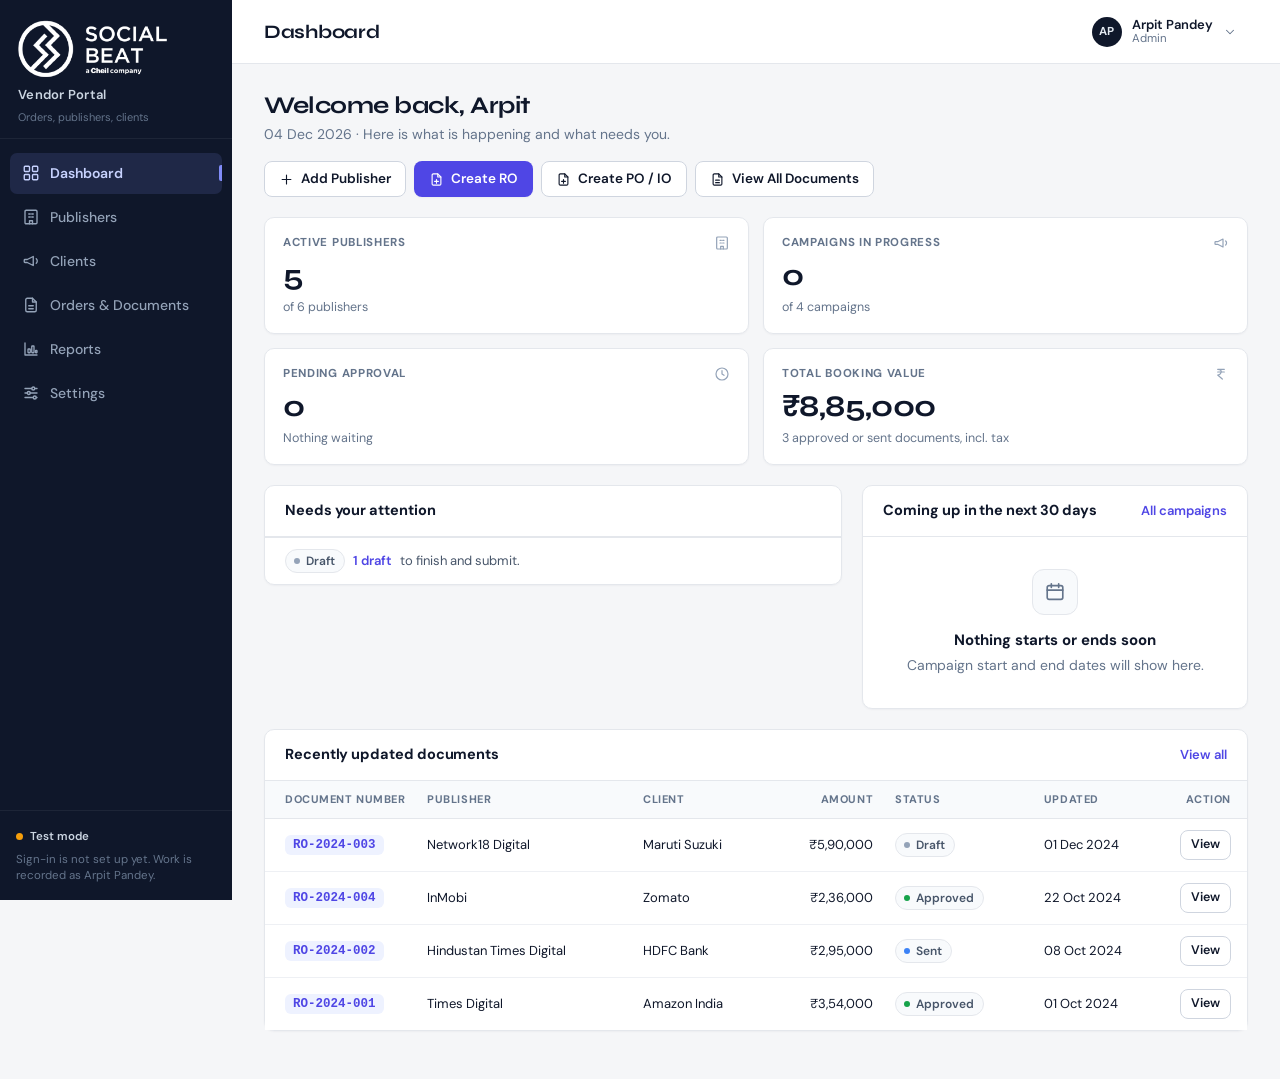
<file: index.html>
<!DOCTYPE html>
<html lang="en">
<head>
  <meta charset="UTF-8" />
  <meta name="viewport" content="width=device-width, initial-scale=1.0" />
  <title>Vendor Portal</title>
  <link rel="preconnect" href="https://fonts.googleapis.com" />
  <link rel="preconnect" href="https://fonts.gstatic.com" crossorigin />
  <link href="https://fonts.googleapis.com/css2?family=Syne:wght@500;600;700;800&family=DM+Sans:ital,opsz,wght@0,9..40,300;0,9..40,400;0,9..40,500;0,9..40,600;0,9..40,700;1,9..40,400&display=swap" rel="stylesheet" />
  <link rel="stylesheet" href="css/styles.css" />
</head>
<body>
  <div id="boot" class="boot"><div class="spinner"></div><div>Loading portal…</div></div>
  <div id="root"></div>

  <!-- Vendor libraries (local copies, no CDN needed) -->
  <script src="vendor/react.production.min.js"></script>
  <script src="vendor/react-dom.production.min.js"></script>
  <script src="vendor/htm.umd.js"></script>
  <script src="vendor/jspdf.umd.min.js"></script>
  <script src="vendor/jspdf.plugin.autotable.min.js"></script>

  <!-- Foundation: config, constants, utilities. The files in tests/ load this same block, so keep the order. -->
  <script src="js/utils/react.js"></script>
  <script src="js/assets/logos.js"></script>
  <script src="js/config/currentUser.js"></script>
  <script src="js/config/constants.js"></script>
  <script src="js/config/permissions.js"></script>
  <script src="js/utils/formatting.js"></script>
  <script src="js/utils/finance.js"></script>
  <script src="js/utils/validation.js"></script>
  <script src="js/utils/documentNumbering.js"></script>
  <script src="js/utils/workflow.js"></script>
  <script src="js/utils/diff.js"></script>
  <script src="js/utils/search.js"></script>
  <script src="js/utils/summary.js"></script>
  <script src="js/utils/csv.js"></script>
  <script src="js/utils/router.js"></script>
  <script src="js/data/models.js"></script>

  <!-- Services (storage-agnostic API the UI talks to) -->
  <script src="js/services/storageService.js"></script>
  <script src="js/services/auditService.js"></script>
  <script src="js/services/settingsService.js"></script>
  <script src="js/services/fileService.js"></script>
  <script src="js/services/publisherService.js"></script>
  <script src="js/services/campaignService.js"></script>
  <script src="js/services/documentService.js"></script>
  <script src="js/services/pdfService.js"></script>
  <script src="js/services/reportService.js"></script>
  <script src="js/data/seed.js"></script>
  <script src="js/services/migrationService.js"></script>
  <script src="js/services/seedService.js"></script>
  <script src="js/utils/hooks.js"></script>

  <!-- Components -->
  <script src="js/components/Icon.js"></script>
  <script src="js/components/Toast.js"></script>
  <script src="js/components/Modal.js"></script>
  <script src="js/components/StatusBadge.js"></script>
  <script src="js/components/EmptyState.js"></script>
  <script src="js/components/KPICard.js"></script>
  <script src="js/components/SearchBar.js"></script>
  <script src="js/components/Tabs.js"></script>
  <script src="js/components/MenuButton.js"></script>
  <script src="js/components/DataTable.js"></script>
  <script src="js/components/FormFields.js"></script>
  <script src="js/components/FileUploader.js"></script>
  <script src="js/components/ActivityLog.js"></script>
  <script src="js/components/PublisherPicker.js"></script>
  <script src="js/components/PublisherForm.js"></script>
  <script src="js/components/PublisherAdd.js"></script>
  <script src="js/components/QuickAddPublisher.js"></script>
  <script src="js/components/DocumentPreview.js"></script>
  <script src="js/components/DocumentActions.js"></script>
  <script src="js/components/DocumentForm.js"></script>
  <script src="js/components/Sidebar.js"></script>
  <script src="js/components/Topbar.js"></script>

  <!-- Pages -->
  <script src="js/pages/Dashboard.js"></script>
  <script src="js/pages/Publishers.js"></script>
  <script src="js/pages/OnboardPublisher.js"></script>
  <script src="js/pages/PublisherProfile.js"></script>
  <script src="js/pages/Campaigns.js"></script>
  <script src="js/pages/Clients.js"></script>
  <script src="js/pages/Documents.js"></script>
  <script src="js/pages/CreateDocument.js"></script>
  <script src="js/pages/DocumentDetail.js"></script>
  <script src="js/pages/Reports.js"></script>
  <script src="js/pages/Activity.js"></script>
  <script src="js/pages/Settings.js"></script>

  <script src="js/app.js"></script>
</body>
</html>
</file>
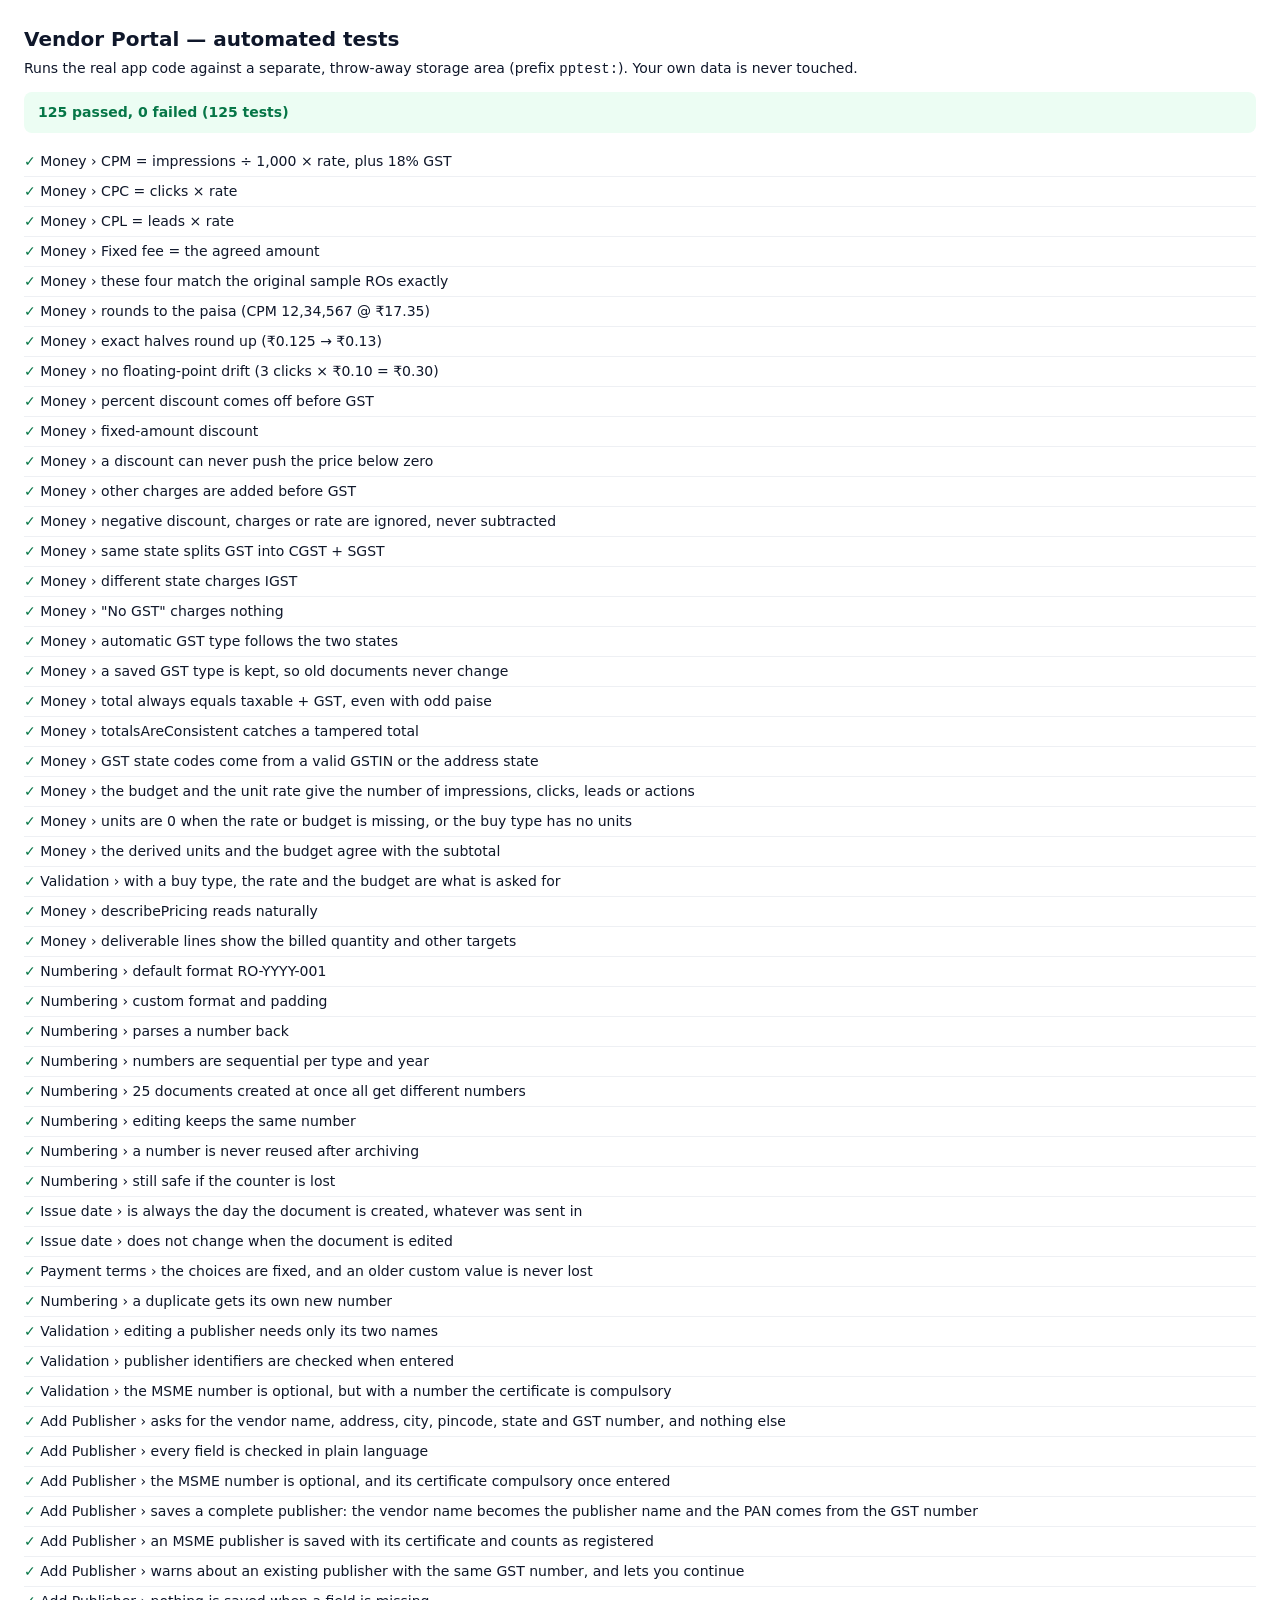
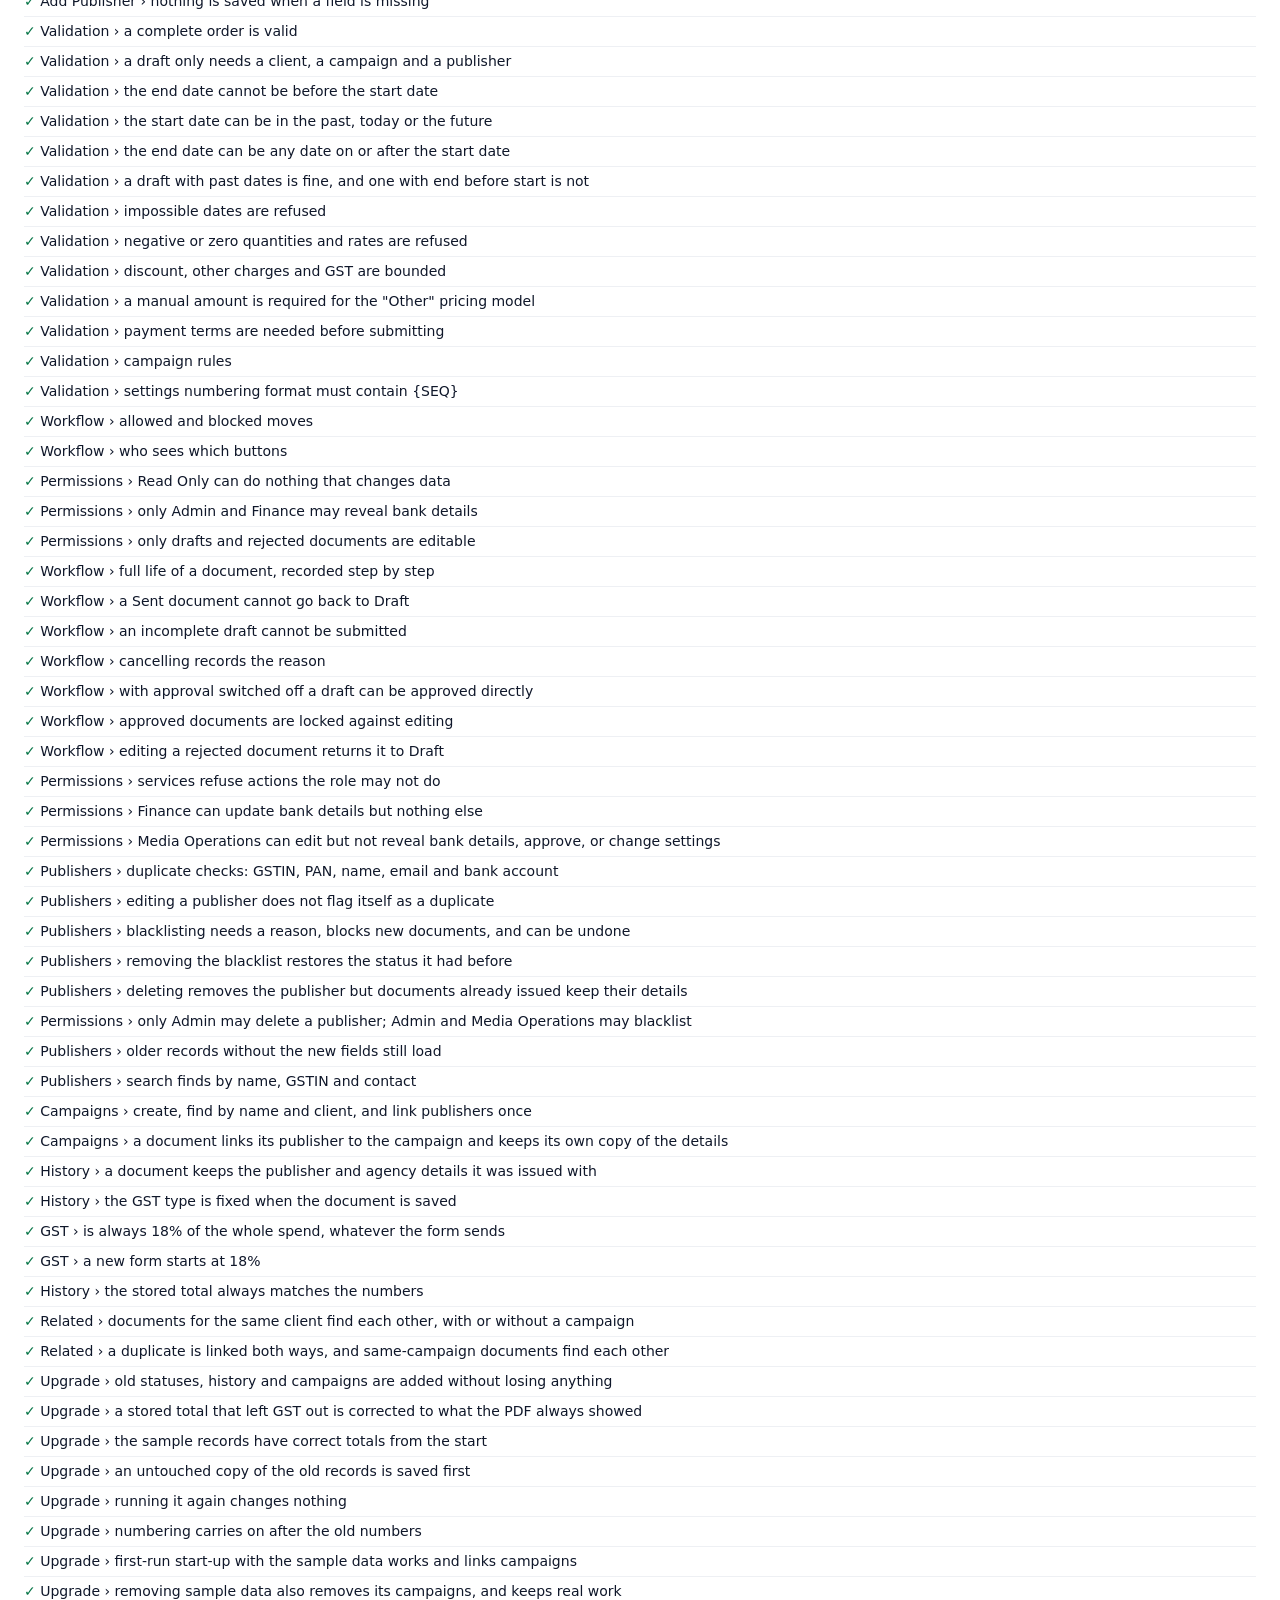
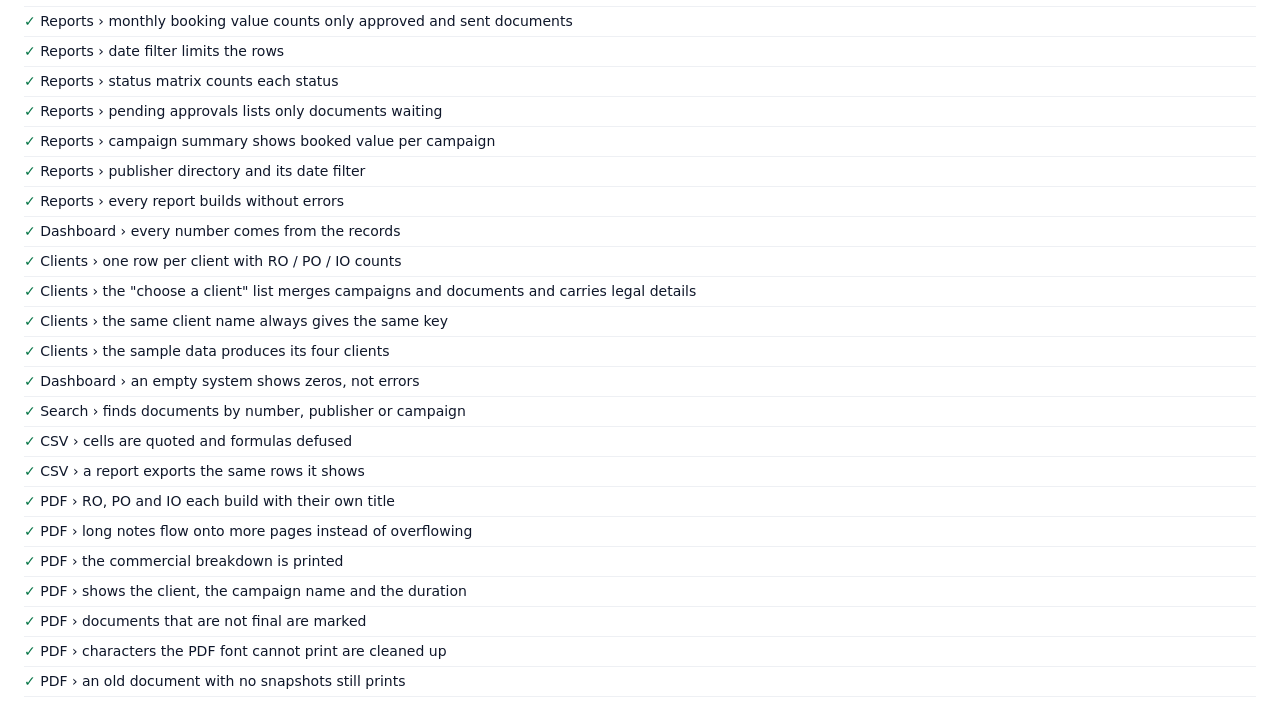
<file: tests/index.html>
<!DOCTYPE html>
<html lang="en">
<head>
  <meta charset="UTF-8" />
  <meta name="viewport" content="width=device-width, initial-scale=1.0" />
  <title>Vendor Portal tests</title>
  <style>
    body { font: 14px/1.5 system-ui, sans-serif; margin: 24px; color: #0f172a; }
    h1 { font-size: 20px; margin: 0 0 4px; }
    #summary { font-weight: 700; padding: 10px 14px; border-radius: 8px; margin: 12px 0; }
    #summary.pass { background: #ecfdf3; color: #067647; } #summary.fail { background: #fef3f2; color: #b42318; }
    ul { list-style: none; padding: 0; } li { padding: 4px 0; border-bottom: 1px solid #eef0f4; }
    .ok::before { content: '✓ '; color: #067647; } .bad::before { content: '✗ '; color: #b42318; font-weight: 700; }
    pre { background: #fef3f2; padding: 8px; border-radius: 6px; white-space: pre-wrap; margin: 4px 0 0; }
  </style>
</head>
<body>
  <h1>Vendor Portal — automated tests</h1>
  <div>Runs the real app code against a separate, throw-away storage area (prefix <code>pptest:</code>). Your own data is never touched.</div>
  <div id="summary">Running…</div>
  <ul id="results"></ul>

  <script>window.PP_STORAGE_PREFIX = 'pptest:';</script>
  <script src="../vendor/react.production.min.js"></script>
  <script src="../vendor/react-dom.production.min.js"></script>
  <script src="../vendor/htm.umd.js"></script>
  <script src="../vendor/jspdf.umd.min.js"></script>
  <script src="../vendor/jspdf.plugin.autotable.min.js"></script>

  <!-- Same files, same order as index.html — everything up to the services (no screens). -->
  <script src="../js/utils/react.js"></script>
  <script src="../js/assets/logos.js"></script>
  <script src="../js/config/currentUser.js"></script>
  <script src="../js/config/constants.js"></script>
  <script src="../js/config/permissions.js"></script>
  <script src="../js/utils/formatting.js"></script>
  <script src="../js/utils/finance.js"></script>
  <script src="../js/utils/validation.js"></script>
  <script src="../js/utils/documentNumbering.js"></script>
  <script src="../js/utils/workflow.js"></script>
  <script src="../js/utils/diff.js"></script>
  <script src="../js/utils/search.js"></script>
  <script src="../js/utils/summary.js"></script>
  <script src="../js/utils/csv.js"></script>
  <script src="../js/data/models.js"></script>
  <script src="../js/services/storageService.js"></script>
  <script src="../js/services/auditService.js"></script>
  <script src="../js/services/settingsService.js"></script>
  <script src="../js/services/fileService.js"></script>
  <script src="../js/services/publisherService.js"></script>
  <script src="../js/services/campaignService.js"></script>
  <script src="../js/services/documentService.js"></script>
  <script src="../js/services/pdfService.js"></script>
  <script src="../js/services/reportService.js"></script>
  <script src="../js/data/seed.js"></script>
  <script src="../js/services/migrationService.js"></script>
  <script src="../js/services/seedService.js"></script>
  <script src="../js/components/PublisherAdd.js"></script> <!-- only its pure checkNewPublisher() is tested -->

  <script src="harness.js"></script>
  <script src="tests.js"></script>
  <script>runAllTests();</script>
</body>
</html>
</file>
<file: css/styles.css>
/* Publisher & Document Portal — design system.
   Quiet enterprise look: deep navy sidebar, off-white canvas, white cards, slate text, one indigo accent. */

:root {
  --bg: #f5f6f8;
  --surface: #ffffff;
  --surface-2: #f8fafc;
  --border: #e4e7ec;
  --border-strong: #cfd5df;
  --text: #0f172a;
  --text-2: #475569;
  --text-3: #64748b;
  --accent: #4f46e5;
  --accent-hover: #4338ca;
  --accent-soft: #eef2ff;
  --accent-border: #c7d2fe;
  --navy: #0f172a;
  --navy-2: #172033;
  --danger: #b42318;
  --danger-soft: #fef3f2;
  --danger-border: #fecdca;
  --warn: #93370d;
  --warn-soft: #fffaeb;
  --warn-border: #fedf89;
  --good: #067647;
  --good-soft: #ecfdf3;
  --good-border: #abefc6;
  --radius: 8px;
  --radius-lg: 10px;
  --shadow: 0 1px 2px rgba(16, 24, 40, 0.04);
  --shadow-pop: 0 10px 30px rgba(16, 24, 40, 0.14), 0 2px 6px rgba(16, 24, 40, 0.06);
  --sidebar-w: 232px;
  --topbar-h: 64px;
  --font: 'DM Sans', system-ui, -apple-system, 'Segoe UI', sans-serif;
  --font-display: 'Syne', 'DM Sans', system-ui, sans-serif;
  --mono: ui-monospace, 'SF Mono', 'Cascadia Mono', Consolas, monospace;
}

*, *::before, *::after { box-sizing: border-box; }
html { -webkit-text-size-adjust: 100%; }
body { margin: 0; font-family: var(--font); font-size: 14px; line-height: 1.5; color: var(--text); background: var(--bg); -webkit-font-smoothing: antialiased; }
h1, h2, h3, h4, p { margin: 0; }
a { color: inherit; text-decoration: none; }
button, input, select, textarea { font: inherit; color: inherit; }
button { cursor: pointer; }
ul, ol { margin: 0; padding: 0; list-style: none; }
img { max-width: 100%; }
:focus-visible { outline: 2px solid var(--accent); outline-offset: 2px; }
::-webkit-scrollbar { width: 8px; height: 8px; }
::-webkit-scrollbar-thumb { background: #cbd5e1; border-radius: 8px; }
::-webkit-scrollbar-track { background: transparent; }

.mono { font-family: var(--mono); font-size: 0.93em; letter-spacing: -0.01em; }
.muted { color: var(--text-3); }
.small { font-size: 12.5px; }
.nowrap { white-space: nowrap; }
.icon { flex-shrink: 0; }

/* ── Boot / spinner ─────────────────────────────────────── */
.boot { position: fixed; inset: 0; display: flex; flex-direction: column; gap: 14px; align-items: center; justify-content: center; background: var(--bg); color: var(--text-3); font-weight: 500; z-index: 999; }
.spinner { width: 26px; height: 26px; border: 3px solid var(--border); border-top-color: var(--accent); border-radius: 50%; animation: spin 0.8s linear infinite; display: inline-block; }
.spinner-sm { width: 14px; height: 14px; border-width: 2px; }
.spinner-light { border-color: rgba(255,255,255,.35); border-top-color: #fff; }
.center-spinner { display: flex; justify-content: center; padding: 64px 0; }
@keyframes spin { to { transform: rotate(360deg); } }
@keyframes rise { from { opacity: 0; transform: translateY(6px); } to { opacity: 1; transform: none; } }

/* ── App shell ──────────────────────────────────────────── */
.app { min-height: 100vh; }
.main { margin-left: var(--sidebar-w); min-height: 100vh; display: flex; flex-direction: column; min-width: 0; }
.content { flex: 1; padding: 24px 32px 48px; min-width: 0; }
.page { max-width: 1320px; margin: 0 auto; display: flex; flex-direction: column; gap: 20px; animation: rise .22s ease both; }
.page-form { max-width: 1120px; }
.page-narrow { max-width: 960px; }
.page-actions { display: flex; align-items: center; justify-content: space-between; gap: 16px; flex-wrap: wrap; }
.page-sub { color: var(--text-3); max-width: 62ch; }
.btn-row { display: flex; align-items: center; gap: 8px; flex-wrap: wrap; }
.stack { display: flex; flex-direction: column; gap: 20px; min-width: 0; }
.banner-warn { display: flex; gap: 8px; align-items: center; padding: 8px 32px; background: var(--warn-soft); border-bottom: 1px solid var(--warn-border); color: var(--warn); font-size: 13px; }

/* Sidebar */
.sidebar { position: fixed; left: 0; top: 0; bottom: 0; width: var(--sidebar-w); background: var(--navy); color: #94a3b8; display: flex; flex-direction: column; z-index: 60; }
.sidebar-brand { display: flex; align-items: center; gap: 11px; padding: 18px 18px 16px; border-bottom: 1px solid rgba(255,255,255,.06); }
.brand-mark { width: 34px; height: 34px; border-radius: 8px; background: #fff; display: grid; place-items: center; flex-shrink: 0; overflow: hidden; }
.brand-mark img { width: 30px; height: 30px; object-fit: contain; }
.brand-name { font-family: var(--font-display); font-weight: 700; color: #f1f5f9; font-size: 15px; line-height: 1.15; letter-spacing: -0.01em; display: flex; flex-direction: column; }
.brand-name small { font-family: var(--font); font-weight: 400; font-size: 11px; color: #64748b; letter-spacing: 0; margin-top: 2px; }
.sidebar-nav { flex: 1; padding: 12px 10px; overflow-y: auto; display: flex; flex-direction: column; gap: 6px; }
.nav-group { display: flex; flex-direction: column; gap: 2px; }
.nav-heading { font-size: 10.5px; font-weight: 700; letter-spacing: .09em; text-transform: uppercase; color: #475569; padding: 12px 10px 4px; }
.nav-link { position: relative; display: flex; align-items: center; gap: 10px; padding: 8px 10px; border-radius: 7px; font-weight: 500; font-size: 13.5px; color: #94a3b8; transition: background .12s, color .12s; }
.nav-link:hover { background: rgba(255,255,255,.05); color: #e2e8f0; }
.nav-link.is-active { background: rgba(129,140,248,.14); color: #c7d2fe; }
.nav-link.is-active::after { content: ''; position: absolute; right: 0; top: 50%; transform: translateY(-50%); width: 3px; height: 16px; background: #818cf8; border-radius: 2px 0 0 2px; }
.sidebar-foot { padding: 14px 16px 16px; border-top: 1px solid rgba(255,255,255,.06); }
.dev-pill { display: inline-flex; align-items: center; gap: 7px; font-size: 11.5px; font-weight: 600; color: #cbd5e1; }
.dev-dot { width: 7px; height: 7px; border-radius: 50%; background: #f59e0b; }
.sidebar-foot-note { margin-top: 6px; font-size: 11.5px; line-height: 1.4; color: #64748b; }
.sidebar-scrim { position: fixed; inset: 0; background: rgba(15,23,42,.5); z-index: 55; }

/* Top bar */
.topbar { position: sticky; top: 0; z-index: 40; height: var(--topbar-h); display: flex; align-items: center; gap: 14px; padding: 0 32px; background: rgba(255,255,255,.92); backdrop-filter: saturate(1.4) blur(8px); border-bottom: 1px solid var(--border); }
.topbar .topbar-menu { display: none; }
.topbar-title { flex: 1; min-width: 0; display: flex; flex-direction: column; justify-content: center; }
.breadcrumb { display: flex; align-items: center; gap: 4px; font-size: 12px; color: var(--text-3); white-space: nowrap; overflow: hidden; }
.breadcrumb a:hover { color: var(--accent); }
.breadcrumb span { overflow: hidden; text-overflow: ellipsis; }
.page-title { font-family: var(--font-display); font-weight: 700; font-size: 19px; letter-spacing: -0.015em; line-height: 1.25; white-space: nowrap; overflow: hidden; text-overflow: ellipsis; }
.usermenu { position: relative; }
.user-chip { display: flex; align-items: center; gap: 10px; padding: 5px 10px 5px 5px; background: transparent; border: 1px solid transparent; border-radius: 999px; color: var(--text-3); }
.user-chip:hover, .user-chip[aria-expanded="true"] { background: var(--surface-2); border-color: var(--border); }
.avatar { width: 30px; height: 30px; border-radius: 50%; background: var(--navy); color: #e2e8f0; display: grid; place-items: center; font-size: 11.5px; font-weight: 700; letter-spacing: .02em; flex-shrink: 0; }
.avatar-lg { width: 40px; height: 40px; font-size: 14px; }
.user-text { display: flex; flex-direction: column; align-items: flex-start; line-height: 1.2; text-align: left; }
.user-text strong { font-size: 13px; color: var(--text); font-weight: 600; }
.user-text small { font-size: 11.5px; color: var(--text-3); }
.popover { position: absolute; right: 0; top: calc(100% + 8px); width: 300px; background: var(--surface); border: 1px solid var(--border); border-radius: var(--radius-lg); box-shadow: var(--shadow-pop); padding: 14px; z-index: 70; animation: rise .15s ease both; }
.popover-user { display: flex; gap: 12px; align-items: center; margin-bottom: 12px; }
.popover-email { font-size: 12.5px; color: var(--text-3); }
.popover-note { display: flex; gap: 8px; font-size: 12.5px; color: var(--text-2); background: var(--surface-2); border: 1px solid var(--border); border-radius: var(--radius); padding: 9px 10px; margin-bottom: 10px; }
.popover-note .icon { margin-top: 2px; color: var(--text-3); }
.popover-link { display: flex; align-items: center; gap: 8px; padding: 8px 6px; border-radius: 6px; font-weight: 500; color: var(--text-2); }
.popover-link:hover { background: var(--surface-2); color: var(--accent); }

/* ── Buttons ────────────────────────────────────────────── */
.btn { display: inline-flex; align-items: center; justify-content: center; gap: 7px; height: 36px; padding: 0 14px; border-radius: var(--radius); border: 1px solid transparent; font-weight: 600; font-size: 13.5px; white-space: nowrap; transition: background .12s, border-color .12s, color .12s, box-shadow .12s; }
.btn:disabled, .btn[disabled] { opacity: .5; cursor: not-allowed; }
.btn-primary { background: var(--accent); color: #fff; box-shadow: var(--shadow); }
.btn-primary:hover:not(:disabled) { background: var(--accent-hover); }
.btn-secondary { background: var(--surface); color: var(--text); border-color: var(--border-strong); }
.btn-secondary:hover:not(:disabled) { background: var(--surface-2); border-color: #b6bfcc; }
.btn-ghost { background: transparent; color: var(--text-2); }
.btn-ghost:hover:not(:disabled) { background: rgba(15,23,42,.05); }
.btn-danger { background: var(--danger); color: #fff; }
.btn-danger:hover:not(:disabled) { background: #912018; }
.btn-danger-ghost { background: var(--surface); color: var(--danger); border-color: var(--border-strong); }
.btn-danger-ghost:hover:not(:disabled) { background: var(--danger-soft); border-color: var(--danger-border); }
.btn-sm { height: 30px; padding: 0 10px; font-size: 12.5px; gap: 6px; }
.icon-btn { display: inline-grid; place-items: center; width: 30px; height: 30px; border-radius: 7px; border: 1px solid transparent; background: transparent; color: var(--text-3); transition: background .12s, color .12s; }
.icon-btn:hover:not(:disabled):not(.is-disabled) { background: var(--accent-soft); color: var(--accent); }
.icon-btn-danger:hover:not(:disabled) { background: var(--danger-soft) !important; color: var(--danger) !important; }
.icon-btn.is-disabled, .icon-btn:disabled { opacity: .35; cursor: not-allowed; }
.link-btn { display: inline-flex; align-items: center; gap: 5px; background: none; border: 0; padding: 0; color: var(--accent); font-weight: 600; font-size: 12.5px; }
.link-btn:hover { color: var(--accent-hover); text-decoration: underline; }
.link-btn.is-on { color: var(--text); }
.text-link { color: var(--accent); font-weight: 600; font-size: 13px; }
.text-link:hover { color: var(--accent-hover); text-decoration: underline; }

/* ── Cards ──────────────────────────────────────────────── */
.card { background: var(--surface); border: 1px solid var(--border); border-radius: var(--radius-lg); box-shadow: var(--shadow); min-width: 0; }
.card-header { display: flex; align-items: center; justify-content: space-between; gap: 12px; padding: 14px 20px; border-bottom: 1px solid var(--border); }
.card-title { font-size: 14.5px; font-weight: 700; letter-spacing: -0.005em; }
.card-desc { color: var(--text-3); font-size: 13px; margin-top: 2px; }
.card-header-right { display: flex; align-items: center; gap: 10px; }
.card-body { padding: 20px; }
.card-body.no-pad { padding: 0; }
.bleed { margin: -20px; }
.form-section .card-header { padding: 16px 20px; }

/* ── Forms ──────────────────────────────────────────────── */
.form-note { color: var(--text-3); font-size: 13px; }
.req { color: var(--danger); font-weight: 700; }
.field { display: flex; flex-direction: column; gap: 6px; min-width: 0; }
.label { font-size: 12px; font-weight: 600; color: var(--text-2); letter-spacing: .01em; }
.input { width: 100%; height: 38px; padding: 0 12px; background: var(--surface); border: 1px solid var(--border-strong); border-radius: var(--radius); font-size: 14px; color: var(--text); transition: border-color .12s, box-shadow .12s; }
.input::placeholder { color: #94a3b8; }
.input:hover:not(:disabled):not(:focus) { border-color: #b6bfcc; }
.input:focus { outline: none; border-color: var(--accent); box-shadow: 0 0 0 3px rgba(79,70,229,.14); }
.input:disabled { background: var(--surface-2); color: var(--text-3); cursor: not-allowed; }
.input.is-readonly { background: var(--surface-2); color: var(--text); font-weight: 600; }
.input.has-error, .input-group.has-error { border-color: #f04438; }
.input.has-error:focus { box-shadow: 0 0 0 3px rgba(240,68,56,.15); }
.select { appearance: none; padding-right: 32px; background-image: url("data:image/svg+xml,%3Csvg xmlns='http://www.w3.org/2000/svg' width='16' height='16' viewBox='0 0 24 24' fill='none' stroke='%2364748b' stroke-width='2' stroke-linecap='round' stroke-linejoin='round'%3E%3Cpath d='M6 9l6 6 6-6'/%3E%3C/svg%3E"); background-repeat: no-repeat; background-position: right 10px center; }
.textarea { height: auto; padding: 9px 12px; resize: vertical; line-height: 1.45; min-height: 74px; }
.input-group { display: flex; align-items: stretch; border: 1px solid var(--border-strong); border-radius: var(--radius); background: var(--surface); transition: border-color .12s, box-shadow .12s; overflow: hidden; }
.input-group:focus-within { border-color: var(--accent); box-shadow: 0 0 0 3px rgba(79,70,229,.14); }
.input-group .input { border: 0; box-shadow: none; border-radius: 0; flex: 1; min-width: 0; }
.affix { display: grid; place-items: center; padding: 0 11px; background: var(--surface-2); color: var(--text-3); font-weight: 600; border-right: 1px solid var(--border); }
.input-group .input + .affix { border-right: 0; border-left: 1px solid var(--border); }
.field-error { display: flex; gap: 5px; align-items: flex-start; font-size: 12.5px; color: var(--danger); line-height: 1.35; }
.field-error .icon { margin-top: 2px; }
.hint { font-size: 12.5px; color: var(--text-3); line-height: 1.4; }
.hint-block { margin: 8px 0; }
.form-grid { display: grid; grid-template-columns: repeat(12, minmax(0, 1fr)); gap: 16px 18px; }
.form-grid > .col-3 { grid-column: span 3; } .form-grid > .col-4 { grid-column: span 4; } .form-grid > .col-6 { grid-column: span 6; } .form-grid > .col-12 { grid-column: span 12; }
.page-form { gap: 18px; }
.segmented { display: inline-flex; padding: 3px; background: var(--surface-2); border: 1px solid var(--border); border-radius: var(--radius); gap: 2px; flex-wrap: wrap; align-self: flex-start; }
.seg { height: 30px; padding: 0 14px; border: 0; background: transparent; border-radius: 6px; font-weight: 600; font-size: 13px; color: var(--text-2); }
.seg:hover { color: var(--text); }
.seg.is-active { background: var(--surface); color: var(--accent); box-shadow: 0 1px 2px rgba(16,24,40,.1), 0 0 0 1px var(--border); }
.check { display: inline-flex; align-items: center; gap: 7px; font-size: 13px; color: var(--text-2); cursor: pointer; user-select: none; }
.check input { width: 15px; height: 15px; accent-color: var(--accent); }
.form-footer { position: sticky; bottom: 0; z-index: 30; display: flex; align-items: center; justify-content: space-between; gap: 12px; flex-wrap: wrap; padding: 12px 16px; margin-top: 4px; background: rgba(255,255,255,.95); backdrop-filter: blur(8px); border: 1px solid var(--border); border-radius: var(--radius-lg); box-shadow: 0 -4px 16px rgba(16,24,40,.06); }
.form-footer-note { color: var(--text-3); font-size: 13px; }
.form-footer-actions { display: flex; gap: 8px; margin-left: auto; }
.numbering-preview { height: 38px; display: flex; align-items: center; padding: 0 12px; background: var(--surface-2); border: 1px dashed var(--border-strong); border-radius: var(--radius); font-weight: 600; }

/* ── Tables ─────────────────────────────────────────────── */
.toolbar { display: flex; flex-direction: column; gap: 12px; padding: 16px 20px; border-bottom: 1px solid var(--border); }
.searchbar { position: relative; display: flex; align-items: center; background: var(--surface); border: 1px solid var(--border-strong); border-radius: var(--radius); height: 42px; transition: border-color .12s, box-shadow .12s; }
.searchbar:focus-within { border-color: var(--accent); box-shadow: 0 0 0 3px rgba(79,70,229,.14); }
.searchbar.has-error { border-color: #f04438; }
.searchbar input { flex: 1; min-width: 0; height: 100%; border: 0; background: transparent; padding: 0 38px 0 40px; font-size: 14.5px; outline: none; }
.searchbar input::-webkit-search-cancel-button { display: none; }
.searchbar-icon { position: absolute; left: 13px; color: var(--text-3); display: flex; pointer-events: none; }
.searchbar-clear { position: absolute; right: 8px; width: 26px; height: 26px; display: grid; place-items: center; border: 0; border-radius: 6px; background: transparent; color: var(--text-3); }
.searchbar-clear:hover { background: var(--surface-2); color: var(--text); }
.toolbar-filters { display: grid; grid-template-columns: repeat(4, minmax(0, 1fr)); gap: 12px; }
.toolbar-filters.wrap { grid-template-columns: repeat(4, minmax(0, 1fr)); }
.toolbar-filters .input { height: 34px; font-size: 13px; }
.toolbar-filters .label { font-size: 11px; text-transform: uppercase; letter-spacing: .05em; color: var(--text-3); }
.table-meta { display: flex; align-items: center; justify-content: space-between; gap: 12px; flex-wrap: wrap; padding: 10px 20px; font-size: 12.5px; color: var(--text-3); border-bottom: 1px solid var(--border); background: var(--surface-2); }
.table-wrap { overflow-x: auto; }
.table { width: 100%; border-collapse: separate; border-spacing: 0; }
.table th { position: sticky; top: 0; text-align: left; font-size: 11px; font-weight: 700; text-transform: uppercase; letter-spacing: .05em; color: var(--text-3); padding: 10px 11px; background: var(--surface-2); border-bottom: 1px solid var(--border); white-space: nowrap; }
.table td { padding: 11px; border-bottom: 1px solid #eef0f4; vertical-align: middle; font-size: 13px; }
.table th:first-child, .table td:first-child { padding-left: 20px; }
.table th:last-child, .table td:last-child { padding-right: 16px; }
.table tbody tr { background: var(--surface); transition: background .1s; }
.table tbody tr:last-child td { border-bottom: 0; }
.table tbody tr.clickable { cursor: pointer; }
.table tbody tr:hover { background: #fafbfd; }
.table tr.is-muted td { color: var(--text-3); }
.ta-right { text-align: right !important; } .ta-center { text-align: center !important; }
.table .sticky-l { position: sticky; left: 0; z-index: 2; background: inherit; }
.table .sticky-r { position: sticky; right: 0; z-index: 2; background: inherit; box-shadow: -1px 0 0 var(--border); }
.table th.sticky-l, .table th.sticky-r { background: var(--surface-2); z-index: 3; }
.col-p2 { display: none; }
@media (min-width: 1500px) { .col-p2 { display: table-cell; } .hide-xl { display: none !important; } }
.table.show-all .col-p2 { display: table-cell; }
.row-actions { display: inline-flex; gap: 2px; align-items: center; }
.row-title { font-weight: 600; color: var(--text); }
.row-title:hover, .doc-num:hover { color: var(--accent); }
.doc-num { font-family: var(--mono); font-size: 12.5px; font-weight: 700; color: var(--accent); background: var(--accent-soft); padding: 3px 8px; border-radius: 6px; white-space: nowrap; }
.clamp { display: inline-block; max-width: 170px; overflow: hidden; text-overflow: ellipsis; white-space: nowrap; vertical-align: bottom; }
.cell-sub { font-size: 12px; color: var(--text-3); }
.msme-yes { display: inline-flex; align-items: center; gap: 4px; color: var(--good); font-weight: 600; font-size: 12.5px; }
.load-more { display: flex; justify-content: center; padding: 16px; border-top: 1px solid var(--border); }
.user-cell { display: inline-flex; align-items: center; gap: 8px; white-space: nowrap; }

/* ── Badges & tags ──────────────────────────────────────── */
.badge { display: inline-flex; align-items: center; gap: 6px; padding: 2px 9px 2px 8px; border-radius: 999px; font-size: 12px; font-weight: 600; background: var(--surface-2); color: var(--text-2); border: 1px solid var(--border); white-space: nowrap; }
.badge-dot { width: 6px; height: 6px; border-radius: 50%; background: #94a3b8; }
.tone-green .badge-dot { background: #16a34a; } .tone-amber .badge-dot { background: #d97706; } .tone-indigo .badge-dot { background: #6366f1; }
.tone-blue .badge-dot { background: #3b82f6; } .tone-red .badge-dot { background: #dc2626; } .tone-gray .badge-dot { background: #94a3b8; }
.tag { display: inline-flex; align-items: center; gap: 5px; padding: 1px 8px; border-radius: 6px; font-size: 11.5px; font-weight: 600; background: #f1f5f9; color: var(--text-2); border: 1px solid transparent; white-space: nowrap; }
.tag-accent { background: var(--accent-soft); color: var(--accent); }
.tag-warn { background: var(--warn-soft); color: var(--warn); border-color: var(--warn-border); }
.tag-good { background: var(--good-soft); color: var(--good); }
.tag-action { font-weight: 600; }
.tag-publisher { background: var(--accent-soft); color: #3730a3; } .tag-document { background: #f1f5f9; color: var(--text-2); }

/* ── KPI + dashboard ────────────────────────────────────── */
.kpi-grid { display: grid; grid-template-columns: repeat(4, minmax(0, 1fr)); gap: 14px; }
.kpi { display: block; background: var(--surface); border: 1px solid var(--border); border-radius: var(--radius-lg); padding: 16px 18px; box-shadow: var(--shadow); }
.kpi-link { transition: border-color .12s, box-shadow .12s; }
.kpi-link:hover { border-color: var(--accent-border); box-shadow: 0 2px 8px rgba(79,70,229,.08); }
.kpi-top { display: flex; align-items: center; justify-content: space-between; gap: 8px; }
.kpi-label { font-size: 11.5px; font-weight: 700; text-transform: uppercase; letter-spacing: .06em; color: var(--text-3); }
.kpi-icon { color: #94a3b8; display: flex; }
.kpi-value { font-family: var(--font-display); font-size: 30px; font-weight: 700; letter-spacing: -0.02em; margin-top: 8px; line-height: 1.1; }
.kpi-sub { font-size: 12.5px; color: var(--text-3); margin-top: 6px; }
.dash-grid { display: grid; grid-template-columns: minmax(0, 1.5fr) minmax(0, 1fr); gap: 20px; align-items: start; }
.mini-list li + li { border-top: 1px solid var(--border); }
.mini-item { display: flex; flex-direction: column; gap: 2px; padding: 12px 20px; }
.mini-item:hover { background: var(--surface-2); }
.mini-main { display: flex; align-items: center; gap: 8px; flex-wrap: wrap; }
.mini-sub { font-size: 12.5px; color: var(--text-3); }

/* Activity feed */
.feed { display: flex; flex-direction: column; }
.feed-item { display: flex; gap: 12px; padding: 11px 0; }
.feed-item + .feed-item { border-top: 1px solid #eef0f4; }
.feed-item:first-child { padding-top: 0; } .feed-item:last-child { padding-bottom: 0; }
.feed-avatar { width: 28px; height: 28px; border-radius: 50%; background: #e2e8f0; color: var(--text-2); display: grid; place-items: center; font-size: 10.5px; font-weight: 700; flex-shrink: 0; }
.feed-avatar.sm { width: 24px; height: 24px; font-size: 9.5px; }
.feed-body { min-width: 0; }
.feed-line { font-size: 13.5px; }
.feed-link { color: var(--accent); font-weight: 600; }
.feed-link:hover { text-decoration: underline; }
.feed-detail { font-size: 12.5px; color: var(--text-3); margin-top: 1px; }
.feed-time { font-size: 12px; color: #8492a6; margin-top: 2px; }
.changes { margin-top: 3px; }
.change-list { margin-top: 6px; display: flex; flex-direction: column; gap: 4px; }
.change-list li { display: flex; align-items: center; gap: 6px; flex-wrap: wrap; font-size: 12.5px; color: var(--text-3); }
.change-label { font-weight: 600; color: var(--text-2); }
.change-from { text-decoration: line-through; text-decoration-color: #cbd5e1; }
.change-to { color: var(--text); font-weight: 500; }

/* ── Empty state ────────────────────────────────────────── */
.empty { display: flex; flex-direction: column; align-items: center; text-align: center; padding: 56px 24px; }
.empty-compact { padding: 32px 20px; }
.empty-icon { width: 46px; height: 46px; display: grid; place-items: center; border-radius: 12px; background: var(--surface-2); border: 1px solid var(--border); color: var(--text-3); margin-bottom: 14px; }
.empty-title { font-weight: 700; font-size: 15px; }
.empty-desc { color: var(--text-3); margin-top: 4px; max-width: 46ch; }
.empty-action { margin-top: 16px; }

/* ── Modal ──────────────────────────────────────────────── */
.modal-overlay { position: fixed; inset: 0; z-index: 100; display: flex; align-items: flex-start; justify-content: center; padding: 8vh 16px 16px; background: rgba(15,23,42,.5); overflow-y: auto; animation: fade .15s ease both; }
@keyframes fade { from { opacity: 0; } to { opacity: 1; } }
.modal { width: 100%; background: var(--surface); border-radius: 12px; box-shadow: var(--shadow-pop); animation: rise .18s ease both; outline: none; }
.modal-header { display: flex; align-items: flex-start; justify-content: space-between; gap: 12px; padding: 18px 20px 4px; }
.modal-title { font-size: 16px; font-weight: 700; letter-spacing: -0.01em; }
.modal-sub { color: var(--text-3); font-size: 13px; margin-top: 3px; }
.modal-body { padding: 14px 20px 6px; }
.modal-text { color: var(--text-2); line-height: 1.55; }
.modal-footer { display: flex; justify-content: flex-end; gap: 8px; padding: 14px 20px 18px; }
.dupe-list { display: flex; flex-direction: column; gap: 10px; }
.dupe-item { display: flex; justify-content: space-between; align-items: center; gap: 12px; padding: 12px 14px; border: 1px solid var(--border); border-radius: var(--radius); background: var(--surface-2); }
.dupe-name { font-weight: 700; display: flex; gap: 8px; align-items: center; flex-wrap: wrap; }
.dupe-sub { font-size: 12.5px; color: var(--text-3); }
.dupe-reasons { display: flex; gap: 6px; flex-wrap: wrap; margin-top: 6px; }

/* ── Toast ──────────────────────────────────────────────── */
.toast-host { position: fixed; right: 24px; bottom: 24px; z-index: 200; display: flex; flex-direction: column; gap: 8px; align-items: flex-end; pointer-events: none; }
.toast { pointer-events: auto; display: flex; align-items: center; gap: 10px; max-width: 420px; padding: 11px 14px; background: #1e293b; color: #f8fafc; border-radius: 10px; font-size: 13.5px; font-weight: 500; box-shadow: 0 8px 24px rgba(0,0,0,.25); animation: rise .2s ease both; }
.toast-success .icon { color: #4ade80; } .toast-error { background: #7a271a; } .toast-error .icon { color: #fda29b; }
.toast-info .icon { color: #a5b4fc; }
.toast .spinner { border-color: rgba(255,255,255,.25); border-top-color: #fff; }
.toast-x { display: grid; place-items: center; width: 22px; height: 22px; margin-left: 4px; border: 0; background: transparent; color: rgba(255,255,255,.6); border-radius: 5px; }
.toast-x:hover { background: rgba(255,255,255,.12); color: #fff; }

/* ── Notices ────────────────────────────────────────────── */
.notice { display: flex; gap: 10px; align-items: flex-start; padding: 11px 14px; border-radius: var(--radius); border: 1px solid var(--border); font-size: 13.5px; line-height: 1.45; }
.notice .icon { margin-top: 2px; }
.notice-info { background: var(--accent-soft); border-color: var(--accent-border); color: #312e81; }
.notice-warn { background: var(--warn-soft); border-color: var(--warn-border); color: var(--warn); }
.notice-list { margin-top: 6px; display: flex; flex-direction: column; gap: 3px; }
.notice-list .link-btn { color: inherit; text-decoration: underline; }

/* ── Compliance uploader ────────────────────────────────── */
.compliance { display: flex; flex-direction: column; gap: 16px; }
.msme-card { display: flex; flex-direction: column; align-items: center; gap: 8px; text-align: center; padding: 26px 20px; border-radius: var(--radius-lg); border: 1.5px dashed var(--border-strong); background: var(--surface-2); transition: border-color .12s, background .12s; }
.msme-card.is-dragging { border-color: var(--accent); background: var(--accent-soft); }
.msme-card.is-needed { border-color: #f5b754; background: #fffcf5; }
.msme-title { font-size: 11.5px; font-weight: 800; letter-spacing: .1em; color: var(--text-2); }
.dz-text { font-size: 15px; font-weight: 600; }
.dz-or { color: var(--text-3); font-size: 12.5px; }
.dz-types { font-size: 12px; color: var(--text-3); margin-top: 2px; }
.dz-note { display: flex; gap: 6px; align-items: center; font-size: 12.5px; color: var(--warn); margin-top: 4px; }
.dz-busy { display: flex; align-items: center; gap: 10px; color: var(--text-2); padding: 12px 0; }
.msme-card.is-done { border-style: solid; border-color: var(--good-border); background: var(--good-soft); align-items: flex-start; text-align: left; }
.msme-done { display: flex; align-items: center; gap: 9px; color: var(--good); font-size: 15px; }
.done-mark { width: 22px; height: 22px; border-radius: 50%; background: var(--good); color: #fff; display: grid; place-items: center; }
.slot-grid { display: grid; grid-template-columns: repeat(2, minmax(0, 1fr)); gap: 14px; }
.slot { display: flex; flex-direction: column; gap: 10px; padding: 14px 16px; border: 1px solid var(--border); border-radius: var(--radius-lg); background: var(--surface); }
.slot.is-dragging { border-color: var(--accent); background: var(--accent-soft); }
.slot-head { display: flex; align-items: center; justify-content: space-between; gap: 10px; }
.slot-title { font-weight: 600; font-size: 13.5px; }
.slot-empty { display: flex; align-items: center; gap: 10px; color: var(--text-3); font-size: 12.5px; min-height: 30px; }
.file-meta { min-width: 0; }
.file-name { display: flex; align-items: center; gap: 7px; font-weight: 600; font-size: 13.5px; min-width: 0; }
.file-name span:nth-of-type(1) { overflow: hidden; text-overflow: ellipsis; white-space: nowrap; }
.file-size { color: var(--text-3); font-weight: 400; font-size: 12px; white-space: nowrap; }
.file-by { font-size: 12.5px; color: var(--text-3); margin-top: 1px; }
.file-actions { display: flex; gap: 6px; flex-wrap: wrap; margin-top: 4px; }
.msme-card .file-actions { margin-top: 8px; }
.other-list { display: flex; flex-direction: column; }
.other-list li { display: flex; align-items: center; justify-content: space-between; gap: 12px; padding: 8px 0; }
.other-list li + li { border-top: 1px solid var(--border); }
.other-list .file-actions { margin: 0; margin-left: auto; }
.preview-box { min-height: 320px; display: grid; place-items: center; background: var(--surface-2); border: 1px solid var(--border); border-radius: var(--radius); padding: 12px; }
.preview-frame { width: 100%; height: 66vh; border: 1px solid var(--border); border-radius: var(--radius); background: #fff; }
.preview-img { max-height: 66vh; border-radius: 4px; }

/* ── Publisher picker ───────────────────────────────────── */
.picker { position: relative; }
.picker-list { position: absolute; left: 0; right: 0; top: calc(100% + 6px); z-index: 45; max-height: 340px; overflow-y: auto; background: var(--surface); border: 1px solid var(--border); border-radius: var(--radius-lg); box-shadow: var(--shadow-pop); padding: 6px; }
.picker-item { padding: 9px 11px; border-radius: 7px; cursor: pointer; }
.picker-item.is-hi { background: var(--accent-soft); }
.picker-main { display: flex; align-items: center; gap: 8px; }
.picker-name { font-weight: 600; }
.picker-sub { font-size: 12.5px; color: var(--text-3); }
.picker-empty { padding: 14px; color: var(--text-3); text-align: center; }

/* ── Document flow ──────────────────────────────────────── */
.doc-flow { display: flex; flex-direction: column; gap: 18px; }
.stepper { display: flex; gap: 6px; padding: 6px; background: var(--surface); border: 1px solid var(--border); border-radius: var(--radius-lg); box-shadow: var(--shadow); overflow-x: auto; }
.step { flex: 1; min-width: 0; }
.step button { width: 100%; display: flex; align-items: center; justify-content: center; gap: 9px; height: 40px; padding: 0 12px; border: 0; border-radius: 7px; background: transparent; color: var(--text-3); font-weight: 600; white-space: nowrap; }
.step button:hover { background: var(--surface-2); }
.step-num { width: 22px; height: 22px; border-radius: 50%; display: grid; place-items: center; font-size: 11.5px; font-weight: 700; background: #eef0f4; color: var(--text-3); }
.step.is-current button { background: var(--accent-soft); color: var(--accent); }
.step.is-current .step-num { background: var(--accent); color: #fff; }
.step.is-done .step-num { background: var(--good); color: #fff; }
.step.is-done button { color: var(--text-2); }
.doc-layout { display: grid; grid-template-columns: minmax(0, 1fr) 300px; gap: 20px; align-items: start; }
.doc-main { min-width: 0; }
.doc-layout.is-single { grid-template-columns: minmax(0, 1fr); }
.doc-summary { position: sticky; top: calc(var(--topbar-h) + 16px); padding: 16px 18px; display: flex; flex-direction: column; gap: 9px; }
.sum-title { font-size: 11.5px; font-weight: 700; text-transform: uppercase; letter-spacing: .06em; color: var(--text-3); }
.sum-number { font-size: 15px; font-weight: 700; color: var(--accent); }
.sum-row { display: flex; justify-content: space-between; gap: 12px; font-size: 13px; color: var(--text-3); }
.sum-row strong { color: var(--text); font-weight: 600; text-align: right; overflow-wrap: anywhere; }
.sum-divider { height: 1px; background: var(--border); margin: 3px 0; }
.sum-total { display: flex; justify-content: space-between; align-items: baseline; padding-top: 10px; border-top: 1px solid var(--border); }
.sum-total strong { font-family: var(--font-display); font-size: 21px; letter-spacing: -.01em; }
.autofill { display: flex; flex-direction: column; gap: 16px; }
.autofill-head { display: flex; justify-content: space-between; gap: 14px; flex-wrap: wrap; align-items: flex-start; }
.autofill-name { font-weight: 700; font-size: 16px; display: flex; gap: 8px; align-items: center; flex-wrap: wrap; }
.autofill-sub { display: flex; align-items: center; gap: 6px; font-size: 12.5px; color: var(--good); margin-top: 3px; }
.autofill-actions { display: flex; gap: 8px; }
.kv-grid { display: grid; grid-template-columns: repeat(3, minmax(0, 1fr)); gap: 16px 20px; margin: 0; }
.kv-grid.kv-single { grid-template-columns: 1fr; gap: 12px; }
.kv { min-width: 0; }
.kv-wide { grid-column: 1 / -1; }
.kv dt { font-size: 11.5px; font-weight: 700; text-transform: uppercase; letter-spacing: .05em; color: var(--text-3); margin-bottom: 2px; }
.kv dd { margin: 0; font-size: 14px; overflow-wrap: anywhere; }
.kv dd.is-empty { color: #b0b9c6; }
.calc-box { margin-top: 18px; padding: 14px 16px; background: var(--surface-2); border: 1px solid var(--border); border-radius: var(--radius); display: flex; flex-direction: column; gap: 6px; max-width: 420px; margin-left: auto; }
.calc-row { display: flex; justify-content: space-between; gap: 16px; color: var(--text-2); }
.calc-row strong { color: var(--text); font-weight: 600; }
.calc-total { padding-top: 8px; border-top: 1px solid var(--border-strong); font-weight: 700; color: var(--text); font-size: 15px; }
.calc-total strong { font-family: var(--font-display); font-size: 19px; color: var(--accent); }
.type-grid { display: grid; grid-template-columns: repeat(3, minmax(0, 1fr)); gap: 16px; margin-bottom: 16px; }
.type-card { display: flex; flex-direction: column; gap: 8px; text-align: left; padding: 22px; background: var(--surface); border: 1px solid var(--border); border-radius: var(--radius-lg); box-shadow: var(--shadow); transition: border-color .12s, box-shadow .12s, transform .12s; }
.type-card:hover { border-color: var(--accent-border); box-shadow: 0 4px 14px rgba(79,70,229,.10); }
.type-card.is-soon { background: var(--surface-2); }
.type-card.is-soon:hover { border-color: var(--border-strong); box-shadow: var(--shadow); }
.type-card.is-selected { border-color: var(--border-strong); }
.type-top { display: flex; align-items: center; justify-content: space-between; }
.type-code { font-family: var(--font-display); font-weight: 800; font-size: 34px; letter-spacing: -.03em; color: var(--navy); }
.type-card.is-soon .type-code { color: #94a3b8; }
.type-name { font-weight: 700; font-size: 16px; }
.type-desc { color: var(--text-3); }
.type-go { margin-top: 8px; display: flex; align-items: center; gap: 6px; font-weight: 600; font-size: 13px; color: var(--accent); }
.type-card.is-soon .type-go { color: var(--text-3); }

/* ── Profile / detail ───────────────────────────────────── */
.profile-head { display: flex; justify-content: space-between; align-items: center; gap: 16px; flex-wrap: wrap; padding: 20px 22px; }
.profile-id { display: flex; gap: 16px; align-items: center; min-width: 0; }
.profile-mark { width: 54px; height: 54px; border-radius: 12px; background: var(--navy); color: #e2e8f0; display: grid; place-items: center; font-family: var(--font-display); font-weight: 700; font-size: 18px; flex-shrink: 0; }
.mono-mark { font-size: 15px; background: var(--accent-soft); color: var(--accent); border: 1px solid var(--accent-border); }
.profile-name { display: flex; align-items: center; gap: 10px; flex-wrap: wrap; }
.profile-name h2 { font-family: var(--font-display); font-size: 22px; font-weight: 700; letter-spacing: -0.02em; }
.profile-name h2.mono { font-family: var(--mono); font-size: 20px; font-weight: 700; }
.profile-legal { color: var(--text-2); margin-top: 2px; }
.profile-attr { color: var(--text-3); font-size: 12.5px; margin-top: 4px; }
.profile-grid { display: grid; grid-template-columns: minmax(0, 1fr) 340px; gap: 20px; align-items: start; }
.detail-grid { display: grid; grid-template-columns: minmax(0, 1fr) 330px; gap: 20px; align-items: start; }
.detail-preview { min-width: 0; }
.data-rows { display: flex; flex-direction: column; }
.data-row { display: flex; align-items: center; justify-content: space-between; gap: 16px; padding: 14px 0; flex-wrap: wrap; }
.data-row + .data-row { border-top: 1px solid var(--border); }
.data-row:first-child { padding-top: 0; } .data-row:last-child { padding-bottom: 0; }

/* ── Document preview (paper) ───────────────────────────── */
.paper { background: #fff; border: 1px solid var(--border); border-radius: 6px; box-shadow: 0 1px 3px rgba(16,24,40,.06), 0 8px 24px rgba(16,24,40,.05); padding: 34px 40px 28px; max-width: 860px; margin: 0 auto; width: 100%; font-size: 13px; color: #1f2937; }
.paper h4 { font-size: 10.5px; font-weight: 800; letter-spacing: .09em; text-transform: uppercase; color: #6b7280; margin-bottom: 8px; }
.paper-head { display: flex; justify-content: space-between; align-items: center; gap: 12px; padding-bottom: 14px; border-bottom: 1px solid #e5e7eb; }
.paper-brand { display: flex; align-items: center; gap: 10px; font-family: var(--font-display); font-weight: 700; font-size: 15px; letter-spacing: -.01em; }
.paper-logo { height: 38px; width: 38px; object-fit: contain; }
.paper-cities { font-size: 10.5px; letter-spacing: .06em; color: #6b7280; text-align: right; }
.paper-titlebar { display: flex; justify-content: space-between; gap: 20px; flex-wrap: wrap; padding: 20px 0 18px; border-bottom: 1px solid #e5e7eb; }
.paper-kicker { font-size: 10.5px; font-weight: 800; letter-spacing: .09em; text-transform: uppercase; color: #6b7280; }
.paper-doctype { font-family: var(--font-display); font-size: 24px; font-weight: 700; letter-spacing: -.02em; margin-top: 2px; }
.paper-code { font-family: var(--mono); font-size: 12px; font-weight: 700; padding: 2px 7px; background: var(--accent-soft); color: var(--accent); border-radius: 5px; vertical-align: middle; margin-left: 6px; letter-spacing: 0; }
.paper-idblock { display: flex; flex-direction: column; gap: 5px; align-items: flex-end; }
.paper-idblock > div { display: flex; gap: 12px; align-items: center; }
.paper-label { display: block; font-size: 10.5px; font-weight: 700; letter-spacing: .06em; text-transform: uppercase; color: #8b95a5; }
.paper-idblock .paper-label { display: inline; }
.paper-parties { display: grid; grid-template-columns: 1fr 1fr; gap: 28px; padding: 18px 0; border-bottom: 1px solid #e5e7eb; }
.paper-parties section { display: flex; flex-direction: column; gap: 3px; min-width: 0; overflow-wrap: anywhere; }
.paper-strong { font-weight: 700; font-size: 14px; }
.paper-muted { color: #6b7280; }
.paper-line { display: flex; gap: 8px; }
.paper-line > span:first-child { color: #8b95a5; min-width: 52px; font-size: 12px; }
.paper-h-gap { margin-top: 14px; }
.paper-block { padding: 18px 0; border-bottom: 1px solid #e5e7eb; }
.paper-grid { display: grid; grid-template-columns: repeat(3, minmax(0, 1fr)); gap: 12px 20px; }
.paper-grid > div:first-child { grid-column: span 2; }
.paper-grid strong { font-weight: 700; }
.paper-blank { color: #b8c0cc; }
.paper-table { width: 100%; border-collapse: collapse; }
.paper-table td { padding: 8px 0; border-bottom: 1px solid #f0f2f5; }
.paper-table td:last-child { text-align: right; font-variant-numeric: tabular-nums; }
.paper-table .paper-total td { border-bottom: 0; border-top: 2px solid #111827; padding-top: 10px; font-weight: 800; font-size: 15px; }
.paper-terms-line { margin-top: 10px; color: #6b7280; font-size: 12.5px; }
.paper-note { margin-bottom: 10px; } .paper-note p { white-space: pre-wrap; margin-top: 2px; }
.paper-foot { display: flex; justify-content: space-between; gap: 16px; flex-wrap: wrap; padding-top: 16px; font-size: 12.5px; }
.paper-org { color: #dc2626; font-size: 11.5px; font-weight: 600; align-self: flex-end; }

/* ── Responsive ─────────────────────────────────────────── */
@media (max-width: 1280px) {
  .kpi-grid { grid-template-columns: repeat(2, minmax(0, 1fr)); }
  .profile-grid, .detail-grid { grid-template-columns: minmax(0, 1fr); }
  .doc-layout { grid-template-columns: minmax(0, 1fr) 260px; }
  .toolbar-filters, .toolbar-filters.wrap { grid-template-columns: repeat(4, minmax(0, 1fr)); }
}
@media (max-width: 1099px) {
  /* Tablets and phones: the menu slides in from the left, with full text labels (never icons alone). */
  :root { --sidebar-w: 0px; }
  .sidebar { width: 264px; transform: translateX(-100%); transition: transform .2s ease; }
  .sidebar.is-open { transform: none; box-shadow: var(--shadow-pop); }
  .topbar .topbar-menu { display: inline-grid; }
  .content { padding: 20px 20px 40px; }
  .topbar { padding: 0 20px; }
  .page-form, .page { max-width: none; }
  .banner-warn { padding: 8px 20px; }
  .dash-grid { grid-template-columns: minmax(0, 1fr); }
  .doc-layout { grid-template-columns: minmax(0, 1fr); }
  .doc-summary { position: static; }
  .kv-grid { grid-template-columns: repeat(2, minmax(0, 1fr)); }
}
@media (max-width: 860px) {
  .form-grid > .col-3, .form-grid > .col-4 { grid-column: span 6; }
  .toolbar-filters, .toolbar-filters.wrap { grid-template-columns: repeat(2, minmax(0, 1fr)); }
  .type-grid { grid-template-columns: minmax(0, 1fr); }
  .kpi-grid { grid-template-columns: repeat(2, minmax(0, 1fr)); }
  .slot-grid { grid-template-columns: minmax(0, 1fr); }
  .paper { padding: 22px 20px; }
  .paper-parties { grid-template-columns: 1fr; gap: 18px; }
}
@media (max-width: 719px) {
  :root { --sidebar-w: 0px; }
  .step button { padding: 0 6px; gap: 6px; }
  .step:not(.is-current) .step-label { display: none; }
  .step.is-current { flex: 3; }
  .sidebar { width: 264px; transform: translateX(-100%); transition: transform .2s ease; }
  .sidebar.is-open { transform: none; box-shadow: var(--shadow-pop); }
  .brand-name, .nav-label, .nav-heading, .sidebar-foot-note, .dev-pill { display: revert; }
  .brand-name { display: flex; }
  .sidebar-brand { justify-content: flex-start; padding: 18px; }
  .nav-link { justify-content: flex-start; padding: 8px 10px; }
  .sidebar-foot { display: block; padding: 14px 16px; }
  .sidebar-foot::before { display: none; }
  .topbar .topbar-menu { display: inline-grid; }
  .user-text { display: none; }
  .user-chip { padding-right: 6px; }
  .content { padding: 16px 14px 32px; }
  .topbar { padding: 0 14px; }
  .form-grid > .col-3, .form-grid > .col-4, .form-grid > .col-6 { grid-column: span 12; }
  .kv-grid { grid-template-columns: minmax(0, 1fr); }
  .card-body { padding: 16px; }
  .modal-overlay { padding-top: 4vh; }
  .toast-host { left: 14px; right: 14px; align-items: stretch; }
  .toolbar-filters, .toolbar-filters.wrap { grid-template-columns: minmax(0, 1fr); }
}
@media print { .sidebar, .topbar, .form-footer, .toast-host { display: none !important; } .main { margin: 0; } }
@media (prefers-reduced-motion: reduce) { *, *::before, *::after { animation: none !important; transition: none !important; } }

/* --- Simplified UI additions ----------------------------------- */
.skip-link { position: absolute; left: -999px; top: 8px; z-index: 300; background: var(--navy); color: #fff; padding: 8px 14px; border-radius: 8px; font-weight: 600; }
.skip-link:focus { left: 12px; }
.content:focus { outline: none; }
.plain-fieldset { border: 0; padding: 0; margin: 0; min-width: 0; }
.pre-wrap { white-space: pre-wrap; }
.grow { flex: 1; min-width: 0; }

/* Sidebar: a little roomier, current page clearly marked */
.nav-link { padding: 10px 12px; font-size: 14px; }
.nav-link.is-active { font-weight: 600; }
.sidebar-nav { gap: 3px; padding: 14px 10px; }

/* Welcome strip */
.welcome { display: flex; justify-content: space-between; align-items: flex-end; gap: 16px; flex-wrap: wrap; }
.welcome-title { font-family: var(--font-display); font-size: 24px; font-weight: 700; letter-spacing: -0.02em; }

/* Dashboard lists */
.attn-list { display: flex; flex-direction: column; }
.attn-row { display: flex; justify-content: space-between; align-items: center; gap: 12px; padding: 12px 20px; }
.attn-row + .attn-row, .attn-more, .attn-note { border-top: 1px solid var(--border); }
.attn-main { display: flex; align-items: center; gap: 12px; min-width: 0; flex-wrap: wrap; }
.attn-text { color: var(--text-2); font-size: 13px; min-width: 0; overflow-wrap: anywhere; }
.attn-side { display: flex; align-items: center; gap: 12px; font-weight: 600; flex-shrink: 0; }
.attn-more, .attn-note { padding: 11px 20px; font-size: 13px; color: var(--text-2); display: flex; gap: 8px; align-items: center; flex-wrap: wrap; }

/* Tabs */
.tabs { display: flex; gap: 2px; border-bottom: 1px solid var(--border); overflow-x: auto; }
.tab { position: relative; display: inline-flex; align-items: center; gap: 7px; height: 42px; padding: 0 16px; background: none; border: 0; border-bottom: 2px solid transparent; margin-bottom: -1px; font-weight: 600; font-size: 13.5px; color: var(--text-3); white-space: nowrap; }
.tab:hover { color: var(--text); }
.tab.is-active { color: var(--accent); border-bottom-color: var(--accent); }
.tab-count { font-size: 11.5px; font-weight: 700; padding: 1px 7px; border-radius: 999px; background: #eef0f4; color: var(--text-2); }
.tab.is-active .tab-count { background: var(--accent-soft); color: var(--accent); }
.tab-alert { width: 8px; height: 8px; border-radius: 50%; background: #f04438; }
.tabbar { padding: 0 20px; }
.tabs-flush { border-bottom: 0; }
.card > .tabbar { border-bottom: 1px solid var(--border); }

/* Menu */
.menu { position: relative; display: inline-flex; }
.menu-list { z-index: 120; min-width: 210px; background: var(--surface); border: 1px solid var(--border); border-radius: var(--radius-lg); box-shadow: var(--shadow-pop); padding: 5px; animation: rise .12s ease both; }
.menu-item { display: flex; align-items: center; gap: 9px; width: 100%; padding: 8px 10px; border: 0; border-radius: 6px; background: none; color: var(--text); font-size: 13.5px; font-weight: 500; text-align: left; white-space: nowrap; }
.menu-item:hover:not(:disabled) { background: var(--surface-2); }
.menu-item .icon { color: var(--text-3); }
.menu-item.is-danger, .menu-item.is-danger .icon { color: var(--danger); }
.menu-item:disabled { opacity: .45; cursor: not-allowed; }

/* Toolbars */
.toolbar-row { display: flex; flex-direction: row; align-items: flex-end; justify-content: space-between; flex-wrap: wrap; gap: 14px; }
.toolbar-row .toolbar-search { flex: 1; min-width: 260px; }
.toolbar-inline { display: flex; align-items: flex-end; gap: 12px; flex-wrap: wrap; }
.toolbar-inline .input { height: 38px; font-size: 13.5px; }
.toolbar .toolbar-row { padding: 0; }
.toolbar-filters-3 { grid-template-columns: repeat(3, minmax(0, 1fr)); }
.btn.is-on { background: var(--accent-soft); border-color: var(--accent-border); color: var(--accent); }
.report-picker { display: flex; gap: 6px; flex-wrap: wrap; padding: 14px 20px 0; }
.report-opt { height: 36px; padding: 0 14px; border: 1px solid var(--border-strong); border-radius: 999px; background: var(--surface); font-weight: 600; font-size: 13px; color: var(--text-2); }
.report-opt:hover { background: var(--surface-2); }
.report-opt.is-active { background: var(--accent); border-color: var(--accent); color: #fff; }
.report-desc { color: var(--text-3); font-size: 13px; max-width: 52ch; padding-bottom: 8px; }
.kpi-grid-4 { grid-template-columns: repeat(4, minmax(0, 1fr)); }

/* Forms */
.more-block { margin-top: 18px; padding-top: 14px; border-top: 1px dashed var(--border-strong); }
.more-block:first-child { border-top: 0; margin-top: 0; padding-top: 0; }
.inline-pair { display: flex; gap: 10px; align-items: flex-start; }
.form-grid > .col-8 { grid-column: span 8; }
.contact-list { display: flex; flex-direction: column; gap: 16px; }
.contact-item { padding: 14px; border: 1px solid var(--border); border-radius: var(--radius); background: var(--surface-2); }
.contact-remove { margin-top: 10px; color: var(--danger); }
.chip-list { display: flex; flex-wrap: wrap; gap: 8px; }
.chip { display: inline-flex; align-items: center; gap: 6px; padding: 4px 6px 4px 12px; border-radius: 999px; background: var(--accent-soft); color: #3730a3; font-weight: 600; font-size: 13px; }
.chip-x { display: grid; place-items: center; width: 20px; height: 20px; border: 0; border-radius: 50%; background: transparent; color: inherit; }
.chip-x:hover { background: rgba(79,70,229,.18); }
.picker-create { border-top: 1px solid var(--border); margin-top: 4px; color: var(--accent); }
.picker-create .picker-name { display: inline-flex; align-items: center; gap: 6px; }
.newcamp { display: flex; flex-direction: column; gap: 14px; padding: 16px; border: 1px solid var(--accent-border); background: #fbfbff; border-radius: var(--radius-lg); }
.newcamp-head { display: flex; justify-content: space-between; gap: 12px; flex-wrap: wrap; }
.type-choice { display: grid; grid-template-columns: repeat(3, minmax(0, 1fr)); gap: 12px; }
.type-opt { display: flex; flex-direction: column; align-items: flex-start; gap: 3px; text-align: left; padding: 14px 16px; border: 1.5px solid var(--border); border-radius: var(--radius-lg); background: var(--surface); }
.type-opt:hover { border-color: var(--accent-border); }
.type-opt.is-active { border-color: var(--accent); background: var(--accent-soft); box-shadow: 0 0 0 3px rgba(79,70,229,.10); }
.type-opt-code { font-family: var(--font-display); font-weight: 800; font-size: 22px; letter-spacing: -0.02em; color: var(--navy); }
.type-opt-name { font-weight: 700; }
.type-opt-desc { font-size: 12.5px; color: var(--text-3); }

/* Document page */
.next-card { padding: 16px 20px; }
.next-step { display: flex; justify-content: space-between; align-items: center; gap: 14px; flex-wrap: wrap; }
.next-help { color: var(--text-2); max-width: 60ch; }
.timeline { display: flex; flex-direction: column; gap: 14px; }
.timeline-item { display: flex; gap: 12px; }
.timeline-dot { width: 10px; height: 10px; border-radius: 50%; background: #94a3b8; margin-top: 6px; flex-shrink: 0; }
.timeline-dot.tone-green { background: #16a34a; } .timeline-dot.tone-amber { background: #d97706; } .timeline-dot.tone-indigo { background: #6366f1; }
.timeline-dot.tone-blue { background: #3b82f6; } .timeline-dot.tone-red { background: #dc2626; }
.timeline-line { font-size: 13.5px; }
.timeline-meta { font-size: 12.5px; color: var(--text-3); }
.timeline-comment { margin-top: 3px; font-size: 13px; color: var(--text-2); font-style: italic; overflow-wrap: anywhere; }
.related-list { display: flex; flex-direction: column; }
.related-item { display: flex; align-items: center; gap: 10px; flex-wrap: wrap; padding: 8px 0; }
.related-list li + li { border-top: 1px solid var(--border); }
.related-meta { color: var(--text-3); font-size: 12.5px; flex: 1; min-width: 80px; overflow: hidden; text-overflow: ellipsis; white-space: nowrap; }
.side-line { display: flex; flex-direction: column; gap: 2px; margin-bottom: 12px; }
.side-line .label { display: flex; align-items: center; gap: 8px; }
.paper-deliver { margin-top: 14px; }
.paper-deliver ul { margin: 4px 0 0; display: flex; gap: 6px 22px; flex-wrap: wrap; }
.paper-billed { font-size: 10.5px; font-weight: 700; text-transform: uppercase; letter-spacing: .05em; color: var(--accent); background: var(--accent-soft); padding: 1px 6px; border-radius: 4px; }
.paper-note-text { white-space: pre-wrap; margin-top: 6px; color: #4b5563; }
.preview-frame { min-height: 70vh; }
.pdf-note { font-size: 12.5px; color: var(--text-3); }

@media (max-width: 1280px) { .kpi-grid-4 { grid-template-columns: repeat(2, minmax(0, 1fr)); } .type-choice { grid-template-columns: repeat(3, minmax(0, 1fr)); } }
@media (max-width: 860px) {
  .toolbar-filters-3 { grid-template-columns: repeat(2, minmax(0, 1fr)); }
  .form-grid > .col-8 { grid-column: span 12; }
  .type-choice { grid-template-columns: minmax(0, 1fr); }
  .welcome { align-items: flex-start; }
}
@media (max-width: 719px) {
  .toolbar-filters-3 { grid-template-columns: minmax(0, 1fr); }
  .kpi-grid-4 { grid-template-columns: minmax(0, 1fr); }
  .attn-row { flex-direction: column; align-items: flex-start; }
  .toolbar-row .toolbar-search { min-width: 100%; }
}

/* Deliverables: the calculated units, and the price recap on the Commercials step */
.calc-result { display: flex; align-items: baseline; gap: 12px; flex-wrap: wrap; padding: 12px 16px; background: var(--accent-soft); border: 1px solid var(--accent-border); border-radius: var(--radius); color: #312e81; }
.calc-result strong { font-family: var(--font-display); font-size: 22px; letter-spacing: -.01em; }
.calc-result small { color: var(--text-3); font-size: 12.5px; margin-left: auto; }
.price-line { display: flex; justify-content: space-between; align-items: flex-start; gap: 12px; flex-wrap: wrap; padding: 12px 16px; background: var(--surface-2); border: 1px solid var(--border); border-radius: var(--radius); }
/* Social Beat logo in the sidebar and on the document preview */
.sidebar-brand { flex-direction: column; align-items: flex-start; gap: 8px; padding: 18px 18px 14px; }
.brand-logo { display: block; width: 150px; height: auto; }
.sidebar-brand .brand-name { font-size: 13px; letter-spacing: .02em; color: #cbd5e1; font-family: var(--font); font-weight: 600; flex-direction: row; align-items: baseline; gap: 8px; flex-wrap: wrap; }
.sidebar-brand .brand-name small { margin-top: 0; font-size: 11px; }
.paper-logo { height: 46px; width: auto; max-width: 150px; object-fit: contain; }
.paper-brand span { font-size: 13px; font-weight: 600; color: #475569; }
/* Danger notice (blacklisted publisher) */
.notice-danger { background: var(--danger-soft); border-color: var(--danger-border); color: var(--danger); }
.menu-item.is-danger { font-weight: 600; }
</file>
